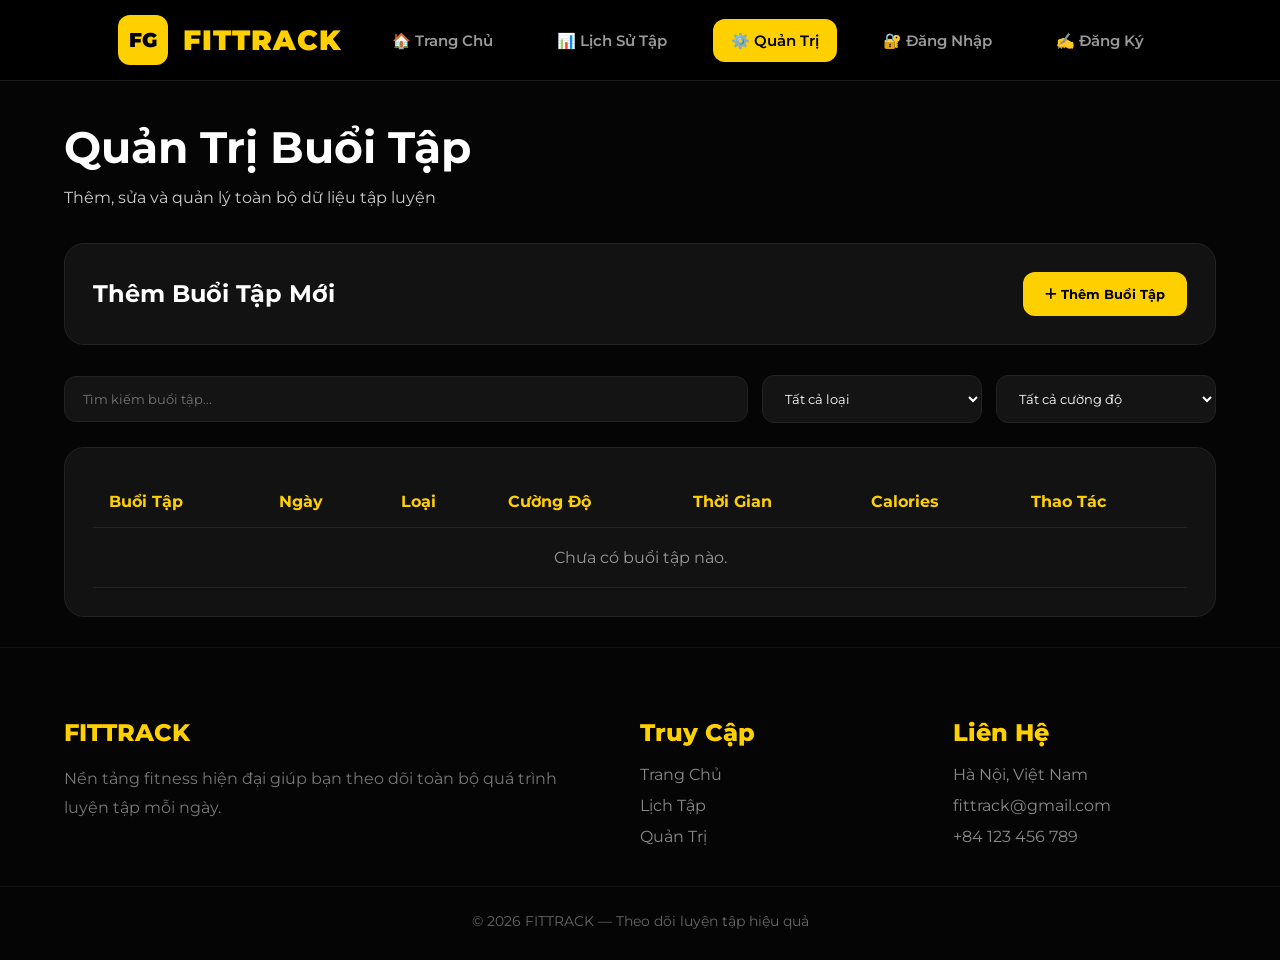
<file: admin.html>
<!DOCTYPE html>

<html lang="vi">
<head>
    <meta charset="UTF-8">
    <meta name="viewport" content="width=device-width, initial-scale=1.0">
    <title>FitTrack Admin</title>

    <link rel="preconnect" href="https://fonts.googleapis.com">
    <link rel="preconnect" href="https://fonts.gstatic.com" crossorigin>
    <link href="https://fonts.googleapis.com/css2?family=Anton&family=Montserrat:wght@300;400;500;600;700;800;900&display=swap" rel="stylesheet">

<link rel="stylesheet" href="style2.css">

<link rel="stylesheet"
href="https://cdnjs.cloudflare.com/ajax/libs/font-awesome/6.5.2/css/all.min.css">

</head>

<body>

<header>

    <div class="container navbar">

      <div class="logo">

        <div class="logo-box">
          FG
        </div>

        <h2>FITTRACK</h2>

      </div>

      <nav>

        <a href="index.html">
          🏠 Trang Chủ
        </a>

        <a href="history.html">
          📊 Lịch Sử Tập
        </a>

        <a class="active" href="admin.html">
          ⚙️ Quản Trị
        </a>

        <a href="login.html">
          🔐 Đăng Nhập
        </a>

        <a href="register.html">
          ✍️ Đăng Ký
        </a>

      </nav>

    </div>

  </header>

<main class="container">
<section class="hero">

    <h1>Quản Trị Buổi Tập</h1>

    <p>
        Thêm, sửa và quản lý toàn bộ dữ liệu tập luyện
    </p>

</section>

<section class="card">

    <div class="card-header">

        <h2>Thêm Buổi Tập Mới</h2>

        <button
            id="showFormBtn"
            class="yellow-btn">

            <i class="fa-solid fa-plus"></i>
            Thêm Buổi Tập

        </button>

    </div>

    <form
        id="workoutForm"
        class="workout-form hidden">

        <div class="grid">

            <div class="input-group">
                <label>Tên Buổi Tập</label>
                <input
                    type="text"
                    id="name"
                    placeholder="Ví dụ: Ngực - Tay Sau">
            </div>

            <div class="input-group">
                <label>Ngày Tập</label>
                <input
                    type="date"
                    id="date">
            </div>

            <div class="input-group">
                <label>Loại Tập</label>

                <select id="type">

                    <option>Gym</option>
                    <option>Cardio</option>
                    <option>HIIT</option>
                    <option>Yoga</option>
                    <option>CrossFit</option>

                </select>
            </div>

            <div class="input-group">
                <label>Cường Độ</label>

                <select id="intensity">

                    <option>Nhẹ</option>
                    <option>Trung Bình</option>
                    <option>Nặng</option>

                </select>
            </div>

            <div class="input-group">
                <label>Thời Gian (phút)</label>

                <input
                    type="number"
                    id="duration">
            </div>

            <div class="input-group">
                <label>Calories</label>

                <input
                    type="number"
                    id="calories">
            </div>

            <div class="input-group">
                <label>Số Set</label>

                <input
                    type="number"
                    id="sets">
            </div>

            <div class="input-group">
                <label>Số Rep</label>

                <input
                    type="number"
                    id="reps">
            </div>

            <div class="input-group full">

                <label>Ghi Chú</label>

                <textarea
                    id="note"
                    placeholder="Nhập ghi chú...">
                </textarea>

            </div>

        </div>

        <div class="form-actions">

            <button
                type="button"
                id="saveBtn"
                class="yellow-btn">

                Lưu Buổi Tập

            </button>

            <button
                type="button"
                id="cancelBtn"
                class="gray-btn">

                Hủy

            </button>

        </div>

    </form>

</section>

<section class="toolbar">

    <input
        type="text"
        id="searchInput"
        placeholder="Tìm kiếm buổi tập...">

    <select id="filterType">

        <option value="">
            Tất cả loại
        </option>

    </select>

    <select id="filterIntensity">

        <option value="">
            Tất cả cường độ
        </option>

        <option value="Nhẹ">
            Nhẹ
        </option>

        <option value="Trung Bình">
            Trung Bình
        </option>

        <option value="Nặng">
            Nặng
        </option>

    </select>

</section>

<section class="card">

    <div class="table-wrapper">

        <table>

            <thead>

            <tr>

                <th>Buổi Tập</th>
                <th>Ngày</th>
                <th>Loại</th>
                <th>Cường Độ</th>
                <th>Thời Gian</th>
                <th>Calories</th>
                <th>Thao Tác</th>

            </tr>

            </thead>

            <tbody id="tableBody">

            </tbody>

        </table>

    </div>

</section>


</main>

<footer>
    <div class="container footer-grid">

      <div>

        <div class="footer-title">
          FITTRACK
        </div>

        <div class="footer-text">
          Nền tảng fitness hiện đại giúp bạn theo dõi toàn bộ quá trình luyện tập mỗi ngày.
        </div>

      </div>

      <div>

        <div class="footer-title">
          Truy Cập
        </div>

        <div class="footer-links">

          <a href="index.html">Trang Chủ</a>
          <a href="history.html">Lịch Tập</a>
          <a href="admin.html">Quản Trị</a>

        </div>

      </div>

      <div>

        <div class="footer-title">
          Liên Hệ
        </div>

        <div class="footer-links">

          <a href="#">Hà Nội, Việt Nam</a>
          <a href="#">fittrack@gmail.com</a>
          <a href="#">+84 123 456 789</a>

        </div>

      </div>

    </div>
    <div class="copyright">
      © 2026 FITTRACK — Theo dõi luyện tập hiệu quả
    </div>
</footer>

<script src="script.js"></script>
<script src="admin.js"></script>
<script>
  if (typeof window.saveWorkout === 'undefined') {
    fetch('admin.js')
      .then(response => response.text())
      .then(text => new Function(text)())
      .catch(err => console.error('Fallback admin.js failed:', err));
  }
</script>
</body>
</html>
</file>
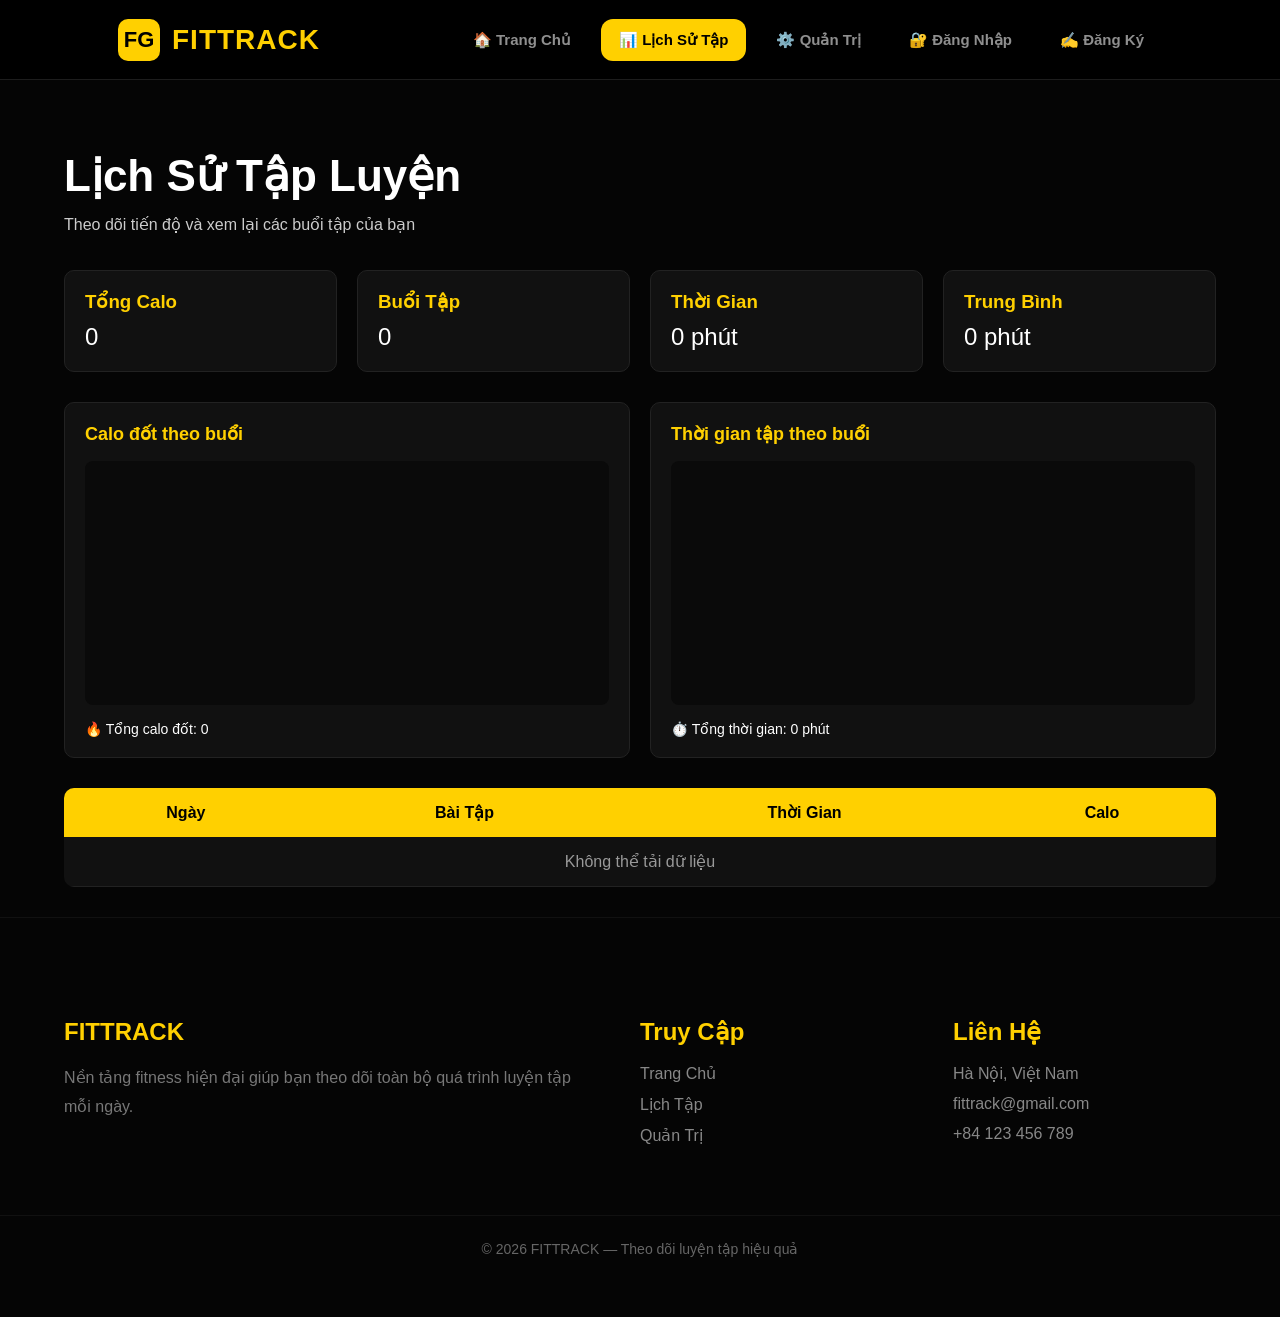
<file: history.html>
<!DOCTYPE html>
<html lang="vi">
<head>
<meta charset="UTF-8">
<meta name="viewport" content="width=device-width, initial-scale=1.0">
<title>Lịch Sử Tập Luyện - FITTRACK</title>

<link rel="stylesheet" href="history.css">
</head>

<body>

<!-- HEADER -->

<header>

  <div class="container navbar">

    <div class="logo">

      <div class="logo-box">
        FG
      </div>

      <h2>FITTRACK</h2>

    </div>

    <nav>

      <a href="index.html">
        🏠 Trang Chủ
      </a>

      <a class="active" href="history.html">
        📊 Lịch Sử Tập
      </a>

      <a href="admin.html">
        ⚙️ Quản Trị
      </a>

      <a href="login.html">
        🔐 Đăng Nhập
      </a>

      <a href="register.html">
        ✍️ Đăng Ký
      </a>

    </nav>

  </div>

</header>

<section class="hero">
  <div class="container">

    <h1 class="title">Lịch Sử Tập Luyện</h1>
    <p class="sub">Theo dõi tiến độ và xem lại các buổi tập của bạn</p>

    <div class="stats">
        <div class="card">
            <h3>Tổng Calo</h3>
            <p id="totalCalories">0</p>
        </div>

        <div class="card">
            <h3>Buổi Tập</h3>
            <p id="totalWorkouts">0</p>
        </div>

        <div class="card">
            <h3>Thời Gian</h3>
            <p id="totalMinutes">0 phút</p>
        </div>

        <div class="card">
            <h3>Trung Bình</h3>
            <p id="avgMinutes">0 phút</p>
        </div>
    </div>

    <div class="chart-area">

        <div class="chart-card">
            <div class="chart-title">Calo đốt theo buổi</div>
            <canvas id="caloriesChart" width="600" height="280"></canvas>
            <div class="chart-summary" id="chartCalories">🔥 Tổng calo đốt: 0</div>
        </div>

        <div class="chart-card">
            <div class="chart-title">Thời gian tập theo buổi</div>
            <canvas id="timeChart" width="600" height="280"></canvas>
            <div class="chart-summary" id="chartTime">⏱️ Tổng thời gian: 0 phút</div>
        </div>

    </div>

    <div class="table-box">
        <table>
            <tr>
                <th>Ngày</th>
                <th>Bài Tập</th>
                <th>Thời Gian</th>
                <th>Calo</th>
            </tr>
            <tbody id="historyTable"></tbody>
        </table>
    </div>

</div>

<footer>
    <div class="container footer-grid">

      <div>

        <div class="footer-title">
          FITTRACK
        </div>

        <div class="footer-text">
          Nền tảng fitness hiện đại giúp bạn theo dõi toàn bộ quá trình luyện tập mỗi ngày.
        </div>

      </div>

      <div>

        <div class="footer-title">
          Truy Cập
        </div>

        <div class="footer-links">

          <a href="index.html">Trang Chủ</a>
          <a href="history.html">Lịch Tập</a>
          <a href="admin.html">Quản Trị</a>

        </div>

      </div>

      <div>

        <div class="footer-title">
          Liên Hệ
        </div>

        <div class="footer-links">

          <a href="#">Hà Nội, Việt Nam</a>
          <a href="#">fittrack@gmail.com</a>
          <a href="#">+84 123 456 789</a>

        </div>

      </div>

    </div>
    <div class="copyright">
      © 2026 FITTRACK — Theo dõi luyện tập hiệu quả
    </div>
</footer>
<script src="history.js"></script>
<script src="script.js"></script>
</body>
</html>
</file>
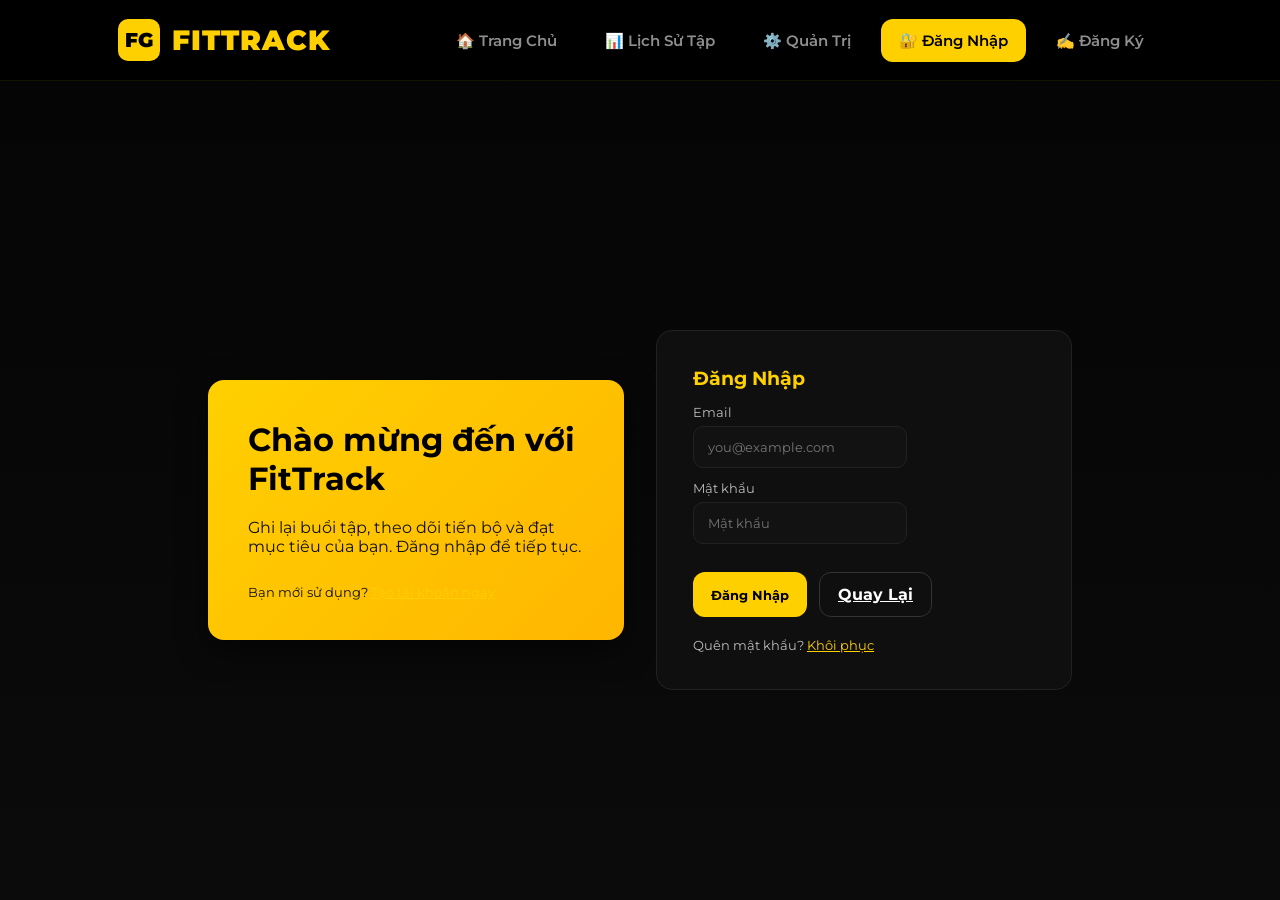
<file: login.html>
<!DOCTYPE html>
<html lang="vi">
<head>
  <meta charset="utf-8">
  <meta name="viewport" content="width=device-width,initial-scale=1">
  <title>Đăng Nhập - FitTrack</title>
  <link rel="preconnect" href="https://fonts.googleapis.com">
  <link rel="preconnect" href="https://fonts.gstatic.com" crossorigin>
  <link href="https://fonts.googleapis.com/css2?family=Montserrat:wght@300;400;600;700;800&display=swap" rel="stylesheet">
  <link rel="stylesheet" href="style.css">
  <link rel="stylesheet" href="auth.css">
</head>
<body>
<header>
  <div class="container navbar">
    <div class="logo">
      <div class="logo-box">FG</div>
      <h2>FITTRACK</h2>
    </div>
    <nav>
      <a href="index.html">🏠 Trang Chủ</a>
      <a href="history.html">📊 Lịch Sử Tập</a>
      <a href="admin.html">⚙️ Quản Trị</a>
      <a class="active" href="login.html">🔐 Đăng Nhập</a>
      <a href="register.html">✍️ Đăng Ký</a>
    </nav>
  </div>
</header>

<main>
  <div class="container-auth">
    <div class="brand-panel">
      <h2>Chào mừng đến với FitTrack</h2>
      <p>Ghi lại buổi tập, theo dõi tiến bộ và đạt mục tiêu của bạn. Đăng nhập để tiếp tục.</p>
      <p class="small">Bạn mới sử dụng? <a href="register.html" class="switch-link">Tạo tài khoản ngay</a></p>
    </div>
    <div class="form-panel">
      <h3>Đăng Nhập</h3>
      <div class="auth-grid">
        <div>
          <div class="label">Email</div>
          <input id="email" class="input" type="email" placeholder="you@example.com">
        </div>
        <div>
          <div class="label">Mật khẩu</div>
          <input id="password" class="input" type="password" placeholder="Mật khẩu">
        </div>
        <div class="error" id="loginError" style="display:none"></div>
        <div class="actions">
          <button id="loginBtn" class="btn btn-primary">Đăng Nhập</button>
          <a href="index.html" class="btn btn-outline">Quay Lại</a>
        </div>
        <div class="small">Quên mật khẩu? <span class="switch-link" id="forgot">Khôi phục</span></div>
      </div>
    </div>
  </div>
</main>

<script src="auth.js"></script>
<script src="script.js"></script>
</body>
</html>
</file>
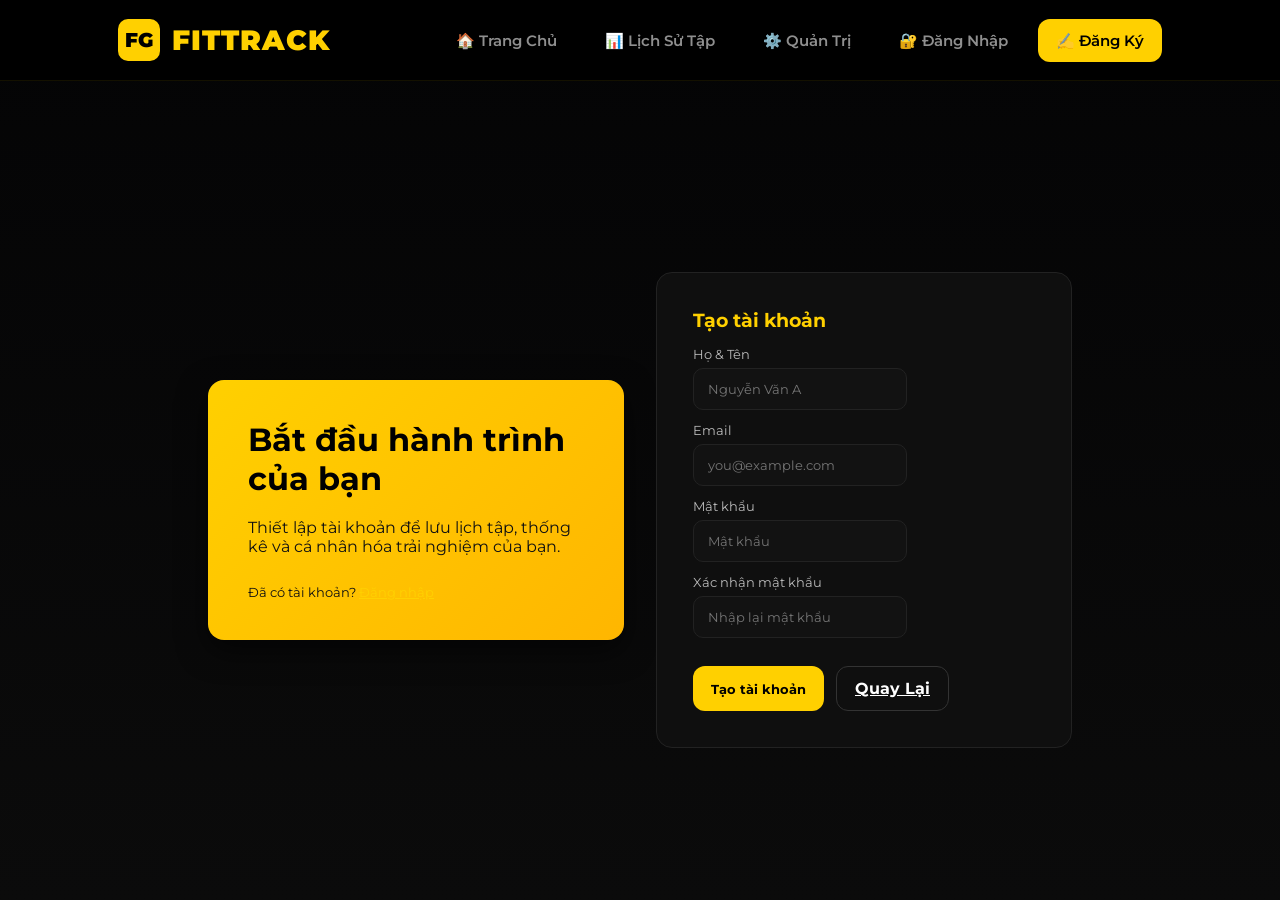
<file: register.html>
<!DOCTYPE html>
<html lang="vi">
<head>
  <meta charset="utf-8">
  <meta name="viewport" content="width=device-width,initial-scale=1">
  <title>Đăng Ký - FitTrack</title>
  <link rel="preconnect" href="https://fonts.googleapis.com">
  <link rel="preconnect" href="https://fonts.gstatic.com" crossorigin>
  <link href="https://fonts.googleapis.com/css2?family=Montserrat:wght@300;400;600;700;800&display=swap" rel="stylesheet">
  <link rel="stylesheet" href="style.css">
  <link rel="stylesheet" href="auth.css">
</head>
<body>
<header>
  <div class="container navbar">
    <div class="logo">
      <div class="logo-box">FG</div>
      <h2>FITTRACK</h2>
    </div>
    <nav>
      <a href="index.html">🏠 Trang Chủ</a>
      <a href="history.html">📊 Lịch Sử Tập</a>
      <a href="admin.html">⚙️ Quản Trị</a>
      <a href="login.html">🔐 Đăng Nhập</a>
      <a class="active" href="register.html">✍️ Đăng Ký</a>
    </nav>
  </div>
</header>

<main>
  <div class="container-auth">
    <div class="brand-panel">
      <h2>Bắt đầu hành trình của bạn</h2>
      <p>Thiết lập tài khoản để lưu lịch tập, thống kê và cá nhân hóa trải nghiệm của bạn.</p>
      <p class="small">Đã có tài khoản? <a href="login.html" class="switch-link">Đăng nhập</a></p>
    </div>
    <div class="form-panel">
      <h3>Tạo tài khoản</h3>
      <div class="auth-grid">
        <div>
          <div class="label">Họ & Tên</div>
          <input id="fullname" class="input" type="text" placeholder="Nguyễn Văn A">
        </div>
        <div>
          <div class="label">Email</div>
          <input id="regEmail" class="input" type="email" placeholder="you@example.com">
        </div>
        <div>
          <div class="label">Mật khẩu</div>
          <input id="regPass" class="input" type="password" placeholder="Mật khẩu">
        </div>
        <div>
          <div class="label">Xác nhận mật khẩu</div>
          <input id="regPass2" class="input" type="password" placeholder="Nhập lại mật khẩu">
        </div>
        <div class="error" id="regError" style="display:none"></div>
        <div class="actions">
          <button id="registerBtn" class="btn btn-primary">Tạo tài khoản</button>
          <a href="index.html" class="btn btn-outline">Quay Lại</a>
        </div>
      </div>
    </div>
  </div>
</main>

<script src="auth.js"></script>
<script src="script.js"></script>
</body>
</html>
</file>
<file: style2.css>
*{
  margin:0;
  padding:0;
  box-sizing:border-box;
  font-family:'Montserrat',sans-serif;
  scroll-behavior:smooth;
}

html, body {
  min-height:100%;
  background:#050505;
  color:#fff;
}

body {
  opacity:0;
  transition:opacity 0.12s ease;
  position:relative;
  overflow-x:hidden;
  padding-top:120px;
}

body.loaded {
  opacity:1;
}

body.fade-out {
  opacity:0;
  transition:opacity 0.12s ease;
}

.page-transition {
  position:fixed;
  inset:0;
  background:inherit;
  z-index:9999;
  pointer-events:none;
  opacity:0;
  transition:opacity 0.12s ease;
}

.page-transition.active {
  opacity:1;
}

.container {
  width:90%;
  max-width:1200px;
  margin:auto;
}

header {
  width:100%;
  position:fixed;
  top:0;
  left:0;
  z-index:999;
  background:#050505;
  border-bottom:1px solid #1d1d1d;
  backdrop-filter:blur(12px);
  padding:0 60px;
}

.navbar {
  height:80px;
  display:flex;
  justify-content:space-between;
  align-items:center;
}

.logo {
  display:flex;
  align-items:center;
  gap:15px;
  color:#ffd000;
  font-size:22px;
  font-weight:700;
}

.logo-box {
  width:50px;
  height:50px;
  border-radius:12px;
  background:#ffd000;
  color:#000;
  display:flex;
  align-items:center;
  justify-content:center;
  font-weight:900;
  font-size:20px;
}

.logo h2 {
  color:#ffd000;
  font-size:28px;
  font-weight:900;
  letter-spacing:1px;
}

nav {
  display:flex;
  align-items:center;
  gap:28px;
}

nav a {
  display:flex;
  align-items:center;
  gap:8px;
  text-decoration:none;
  color:#9a9a9a;
  font-size:15px;
  font-weight:600;
  padding:12px 18px;
  border-radius:12px;
  transition:all .3s ease;
}

nav a:hover {
  color:#ffd000;
}

nav a.active {
  background:#ffd000;
  color:#000;
}

nav a.active i {
  color:#000;
}


.hero {
  margin-bottom:30px;
}

.hero h1 {
  font-size:44px;
  margin-bottom:10px;
}

.hero p {
  color:#ccc;
  line-height:1.8;
  max-width:760px;
}

.card {
  background:#121212;
  border:1px solid #222;
  border-radius:20px;
  padding:28px;
  margin-bottom:30px;
}

.card-header {
  display:flex;
  justify-content:space-between;
  align-items:center;
  flex-wrap:wrap;
  gap:16px;
}

.yellow-btn,
.gray-btn {
  border:none;
  border-radius:12px;
  padding:14px 22px;
  font-weight:700;
  cursor:pointer;
}

.yellow-btn {
  background:#ffd000;
  color:#000;
}

.gray-btn {
  background:#2f2f2f;
  color:#fff;
}

.yellow-btn:hover,
.gray-btn:hover {
  transform:translateY(-1px);
}

.hidden {
  display:none;
}

.workout-form {
  margin-top:24px;
}

.grid {
  display:grid;
  grid-template-columns:repeat(4,1fr);
  gap:18px;
}

.input-group {
  display:flex;
  flex-direction:column;
}

.input-group label {
  margin-bottom:10px;
  color:#aaa;
  font-size:14px;
}

.input-group input,
.input-group select,
.input-group textarea {
  background:#1a1a1a;
  border:1px solid #2a2a2a;
  color:#fff;
  padding:14px;
  border-radius:12px;
  outline:none;
  transition:border-color .2s ease, box-shadow .2s ease;
}

.input-group input:focus,
.input-group select:focus,
.input-group textarea:focus {
  border-color:#ffd000;
  box-shadow:0 0 0 3px rgba(255,208,0,0.14);
}

textarea {
  min-height:120px;
  resize:none;
}

.full {
  grid-column:span 4;
}

.form-actions {
  display:flex;
  flex-wrap:wrap;
  gap:12px;
  margin-top:22px;
}

.toolbar {
  display:flex;
  flex-wrap:wrap;
  gap:14px;
  align-items:center;
  margin-bottom:24px;
}

.toolbar input,
.toolbar select {
  background:#141414;
  border:1px solid #222;
  color:#fff;
  padding:14px 18px;
  border-radius:12px;
  min-width:220px;
}

.toolbar input {
  flex:1;
}

.table-wrapper {
  overflow-x:auto;
}

table {
  width:100%;
  border-collapse:collapse;
}

th,
td {
  padding:16px;
  border-bottom:1px solid #222;
}

th {
  text-align:left;
  color:#ffd000;
}

td {
  color:#ddd;
}

tr:hover {
  background:rgba(255,255,255,0.04);
}

.badge {
  display:inline-flex;
  align-items:center;
  justify-content:center;
  padding:6px 12px;
  border-radius:999px;
  font-size:12px;
  font-weight:700;
}

.low {
  background:rgba(34,197,94,0.12);
  color:#22c55e;
}

.medium {
  background:rgba(255,209,0,0.16);
  color:#ffd000;
}

.high {
  background:rgba(239,68,68,0.14);
  color:#ef4444;
}

.action-group {
  display:flex;
  align-items:center;
  gap:10px;
}

.action-btn {
  border:none;
  border-radius:12px;
  background:rgba(255,255,255,0.04);
  color:inherit;
  cursor:pointer;
  width:42px;
  height:42px;
  display:flex;
  align-items:center;
  justify-content:center;
  font-size:16px;
  transition:all .2s ease;
}

.action-btn i {
  pointer-events:none;
}

.action-btn:hover {
  transform:translateY(-1px);
  background:rgba(255,255,255,0.1);
}

.edit-btn {
  color:#ffd000;
}

.delete-btn {
  color:#ef4444;
}

footer{
    background:#050505;
    border-top:1px solid #111;
    padding:70px 0 30px;
}

.footer-grid{
    display:grid;
    grid-template-columns:2fr 1fr 1fr;
    gap:50px;
    margin-bottom:40px;
}

.footer-title{
    color:#ffd000;
    font-size:24px;
    margin-bottom:18px;
    font-weight:800;
}

.footer-text{
    color:#777;
    line-height:1.8;
}

.footer-links{
    display:flex;
    flex-direction:column;
    gap:12px;
}

.footer-links a{
    color:#888;
    text-decoration:none;
    transition:0.3s;
}

.footer-links a:hover{
    color:#ffd000;
}

.copyright{
    text-align:center;
    border-top:1px solid #111;
    padding-top:25px;
    color:#666;
    font-size:14px;
}

@media(max-width:1000px) {
  .grid {
    grid-template-columns:repeat(2,1fr);
  }

  .full {
    grid-column:span 2;
  }

  .footer-grid {
    grid-template-columns:1fr;
  }
}

@media(max-width:700px) {
  nav {
    flex-wrap:wrap;
    justify-content:center;
  }

  .hero h1 {
    font-size:32px;
  }

  .grid {
    grid-template-columns:1fr;
  }

  .full {
    grid-column:span 1;
  }

  .toolbar {
    flex-direction:column;
  }
}
</file>
<file: history.css>
*{
    margin:0;
    padding:0;
    box-sizing:border-box;
    font-family:Arial,sans-serif;
}

html,
body{
    background:#050505;
    color:white;
    min-height:100%;
}

body{
    opacity:0;
    transition:opacity 0.08s ease;
    position:relative;
    padding-top:120px;
}

body.loaded{
    opacity:1;
}

body.fade-out{
    opacity:0;
    transition:opacity 0.08s ease;
}

.page-transition{
    position:fixed;
    inset:0;
    background:inherit;
    z-index:9999;
    pointer-events:none;
    opacity:0;
    transition:opacity 0.08s ease;
}

.page-transition.active{
    opacity:1;
}

    /* HEADER */

header{
  width:100%;
  position:fixed;
  top:0;
  left:0;
  z-index:999;
  background:#050505;
  border-bottom:1px solid #1d1d1d;
  backdrop-filter:blur(12px);
  padding:0 60px;
  height:80px;
  display:flex;
  justify-content:space-between;
  align-items:center;
}

.logo{
display:flex;
align-items:center;
gap:15px;
color:#FFD100;
font-size:22px;
font-weight:700;
}

.logo i{
background:#FFD100;
color:#000;
width:50px;
height:50px;
display:flex;
align-items:center;
justify-content:center;
border-radius:12px;
font-size:20px;
}

nav{
display:flex;
align-items:center;
gap:28px;
}

nav a{
text-decoration:none;
color:#9a9a9a;
display:flex;
align-items:center;
gap:8px;
font-size:15px;
font-weight:600;
padding:12px 18px;
border-radius:12px;
transition:.3s;
}

nav a:hover{
  color:#ffd000;
}

.admin-btn{
background:#FFD100;
color:#000;
border:none;
padding:14px 24px;
border-radius:12px;
font-weight:700;
cursor:pointer;
display:flex;
align-items:center;
gap:10px;
font-size:16px;
}

    .navbar{
      height:80px;
      display:flex;
      justify-content:space-between;
      align-items:center;
    }

    .logo{
      display:flex;
      align-items:center;
      gap:12px;
    }

    .logo-box{
      width:42px;
      height:42px;
      background:#ffd000;
      color:black;
      display:flex;
      align-items:center;
      justify-content:center;
      border-radius:10px;
      font-weight:900;
    }

    .logo h2{
      color:#ffd000;
      font-size:28px;
      font-weight:900;
      letter-spacing:1px;
    }

    nav{
  display:flex;
  align-items:center;
  gap:12px;
}

nav a{
  display:flex;
  align-items:center;
  gap:8px;
  text-decoration:none;
  color:#8f8f8f;
  font-size:15px;
  font-weight:600;
  padding:12px 18px;
  border-radius:12px;
  transition:all .3s ease;
}

nav a:hover{
  color:#ffd000;
}

nav a.active{
  background:#ffd000;
  color:#000;
}

nav a.active i{
  color:#000;
}

.container{
    width:90%;
    max-width:1200px;
    margin:auto;
    padding:30px 0;
}

.hero{
    margin-bottom:30px;
}

.title{
    font-size:44px;
    margin-bottom:10px;
}

.sub{
    color:#ccc;
    line-height:1.8;
    max-width:760px;
    margin-bottom:30px;
}

.stats{
    display:grid;
    grid-template-columns:repeat(4,1fr);
    gap:20px;
    margin-bottom:30px;
}

.card{
    background:#111;
    padding:20px;
    border-radius:10px;
    border:1px solid #222;
}

.card h3{
    color:#ffd000;
}

.card p{
    margin-top:10px;
    font-size:24px;
}

.chart-area{
    display:grid;
    grid-template-columns:1fr 1fr;
    gap:20px;
}

.chart-card{
    background:#111;
    border-radius:10px;
    border:1px solid #222;
    padding:20px;
    display:flex;
    flex-direction:column;
    gap:16px;
}

.chart-title{
    color:#ffd000;
    font-size:18px;
    font-weight:700;
}

.chart-summary{
    color:#fff;
    font-size:14px;
}

.chart-card canvas{
    width:100%;
    height:auto;
    border-radius:8px;
    background:#0a0a0a;
}

.table-box{
    margin-top:30px;
    background:#111;
    border-radius:10px;
    overflow:hidden;
}

table{
    width:100%;
    border-collapse:collapse;
}

th{
    background:#ffd000;
    color:black;
    padding:15px;
}

td{
    padding:15px;
    border-bottom:1px solid #222;
}

footer{
    background:#050505;
    border-top:1px solid #111;
    padding:70px 0 30px;
}

.footer-grid{
    display:grid;
    grid-template-columns:2fr 1fr 1fr;
    gap:50px;
    margin-bottom:40px;
}

.footer-title{
    color:#ffd000;
    font-size:24px;
    margin-bottom:18px;
    font-weight:800;
}

.footer-text{
    color:#777;
    line-height:1.8;
}

.footer-links{
    display:flex;
    flex-direction:column;
    gap:12px;
}

.footer-links a{
    color:#888;
    text-decoration:none;
    transition:0.3s;
}

.footer-links a:hover{
    color:#ffd000;
}

.copyright{
    text-align:center;
    border-top:1px solid #111;
    padding-top:25px;
    color:#666;
    font-size:14px;
}
</file>
<file: style.css>
*{
      margin:0;
      padding:0;
      box-sizing:border-box;
      font-family:'Montserrat',sans-serif;
      scroll-behavior:smooth;
    }

    html,
body{
      background:#050505;
      color:white;
      min-height:100%;
    }

    body{
      overflow-x:hidden;
      opacity:0;
      transition:opacity 0.08s ease;
      position:relative;
      padding-top:120px;
    }

    body.loaded{
      opacity:1;
    }

    body.fade-out{
      opacity:0;
      transition:opacity 0.08s ease;
    }

    .page-transition{
      position:fixed;
      inset:0;
      background:inherit;
      z-index:9999;
      pointer-events:none;
      opacity:0;
      transition:opacity 0.08s ease;
    }

    .page-transition.active{
      opacity:1;
    }

    .container{
      width:90%;
      max-width:1200px;
      margin:auto;
    }

    /* HEADER */

header{
      width:100%;
      position:fixed;
      top:0;
      left:0;
      z-index:999;
      background:rgba(0,0,0,0.92);
      border-bottom:1px solid rgba(255,208,0,0.08);
      backdrop-filter:blur(12px);
      padding:0 60px;
    }

    .navbar{
      height:80px;
      display:flex;
      justify-content:space-between;
      align-items:center;
    }

    .logo{
      display:flex;
      align-items:center;
      gap:15px;
      color:#FFD100;
      font-size:22px;
      font-weight:700;
    }

    .logo-box{
      width:50px;
      height:50px;
      background:#ffd000;
      color:black;
      display:flex;
      align-items:center;
      justify-content:center;
      border-radius:12px;
      font-size:20px;
    }

.nav{
display:flex;
align-items:center;
gap:28px;
}

.nav a{
text-decoration:none;
color:#9a9a9a;
display:flex;
align-items:center;
gap:8px;
font-size:17px;
transition:.3s;
}

.nav a:hover{
  color:#ffd000;
}

.admin-btn{
background:#FFD100;
color:#000;
border:none;
padding:14px 24px;
border-radius:12px;
font-weight:700;
cursor:pointer;
display:flex;
align-items:center;
gap:10px;
font-size:16px;
}
header{
      width:100%;
      position:fixed;
      top:0;
      left:0;
      z-index:999;
      background:rgba(0,0,0,0.92);
      border-bottom:1px solid rgba(255,208,0,0.08);
      backdrop-filter:blur(12px);
    }

    .navbar{
      height:80px;
      display:flex;
      justify-content:space-between;
      align-items:center;
    }

    .logo{
      display:flex;
      align-items:center;
      gap:12px;
    }

    .logo-box{
      width:42px;
      height:42px;
      background:#ffd000;
      color:black;
      display:flex;
      align-items:center;
      justify-content:center;
      border-radius:10px;
      font-weight:900;
    }

    .logo h2{
      color:#ffd000;
      font-size:28px;
      font-weight:900;
      letter-spacing:1px;
    }

    nav{
  display:flex;
  align-items:center;
  gap:12px;
}

nav a{
  display:flex;
  align-items:center;
  gap:8px;
  text-decoration:none;
  color:#8f8f8f;
  font-size:15px;
  font-weight:600;
  padding:12px 18px;
  border-radius:12px;
  transition:all .3s ease;
}

nav a:hover{
  color:#ffd000;
}

nav a.active{
  background:#ffd000;
  color:#000;
}

nav a.active i{
  color:#000;
}

    /* HERO */

    .hero{
      min-height:100vh;
      position:relative;
      display:flex;
      align-items:center;
      overflow:hidden;
    }

    .hero img{
      position:absolute;
      width:100%;
      height:100%;
      object-fit:cover;
      opacity:0.33;
    }

    .overlay{
      position:absolute;
      inset:0;
      background:linear-gradient(
        90deg,
        rgba(0,0,0,0.97) 15%,
        rgba(0,0,0,0.75) 50%,
        rgba(0,0,0,0.3)
      );
    }

    .hero-content{
      position:relative;
      z-index:5;
      max-width:760px;
    }

    .hero-sub{
      color:#ffd000;
      font-size:14px;
      font-weight:700;
      letter-spacing:2px;
      margin-bottom:20px;
      display:block;
    }

    .hero h1{
      font-family:'Anton',sans-serif;
      font-size:95px;
      line-height:1;
      margin-bottom:28px;
      text-transform:uppercase;
      letter-spacing:2px;
    }

    .hero h1 span{
      color:#ffd000;
    }

    .hero p{
      color:#aaa;
      line-height:1.9;
      font-size:16px;
      margin-bottom:35px;
      max-width:580px;
    }

    .hero-buttons{
      display:flex;
      gap:18px;
    }

    .yellow-btn{
  background:#ffd000;
  color:#000;
  text-decoration:none;
  display:flex;
  align-items:center;
  justify-content:center;
  gap:10px;
  padding:18px 36px;
  border-radius:12px;
  font-weight:700;
}
    .yellow-btn:hover{
      transform:translateY(-5px);
      box-shadow:0 20px 35px rgba(255,208,0,0.18);
    }

    .dark-btn{
      background:#111;
      border:1px solid #333;
      color:white;
      padding:16px 34px;
      border-radius:8px;
      font-weight:700;
      cursor:pointer;
    }

    /* PROGRAMS */

    .programs{
      padding:110px 0;
      background:#070707;
    }

    .section-title{
      text-align:center;
      margin-bottom:65px;
    }

    .section-title h2{
      font-size:44px;
      font-weight:800;
    }

    .section-title span{
      color:#ffd000;
    }

    .line{
      width:90px;
      height:4px;
      background:#ffd000;
      margin:18px auto 0;
      border-radius:20px;
    }

    .program-grid{
      display:grid;
      grid-template-columns:repeat(4,1fr);
      gap:24px;
    }

    .card{
      background:#111;
      border-radius:18px;
      overflow:hidden;
      border:1px solid #1d1d1d;
      transition:0.3s;
    }

    .card:hover{
      transform:translateY(-8px);
      box-shadow:0 20px 40px rgba(255,208,0,0.12);
    }

    .card img{
      width:100%;
      height:230px;
      object-fit:cover;
    }

    .card-content{
      padding:24px;
    }

    .card-content h3{
      font-size:22px;
      margin-bottom:12px;
    }

    .card-content p{
      color:#999;
      line-height:1.8;
      margin-bottom:20px;
      font-size:14px;
    }

    .card-content button{
      width:100%;
      background:#ffd000;
      border:none;
      padding:13px;
      border-radius:7px;
      font-weight:700;
      cursor:pointer;
    }

    /* QUALITY */

    .features{
      background:#0b0b0b;
      padding:80px 0;
      border-top:1px solid #111;
      border-bottom:1px solid #111;
    }

    .feature-grid{
      display:grid;
      grid-template-columns:repeat(3,1fr);
      gap:35px;
    }

    .feature{
      display:flex;
      gap:18px;
    }

    .feature-icon{
      min-width:68px;
      height:68px;
      background:#111;
      border:1px solid #222;
      border-radius:14px;
      display:flex;
      align-items:center;
      justify-content:center;
      color:#ffd000;
      font-size:25px;
    }

    .feature h4{
      margin-bottom:10px;
      font-size:20px;
    }

    .feature p{
      color:#888;
      line-height:1.8;
    }

    /* WHY */

    .why-us{
      padding:110px 0;
      background:#060606;
    }

    .why-grid{
      display:grid;
      grid-template-columns:1fr 1fr;
      gap:60px;
      align-items:center;
    }

    .why-image img{
      width:100%;
      height:520px;
      object-fit:cover;
      border-radius:24px;
    }

    .why-content h2{
      font-size:60px;
      line-height:1.1;
      margin-bottom:24px;
      font-weight:900;
    }

    .why-content h2 span{
      color:#ffd000;
    }

    .why-content p{
      color:#999;
      line-height:1.9;
      font-size:18px;
      margin-bottom:30px;
    }

    .why-content ul{
      list-style:none;
      margin-bottom:35px;
    }

    .why-content ul li{
      margin-bottom:18px;
      font-size:18px;
    }

    /* TESTIMONIAL */

    .testimonial{
      padding:100px 0;
      background:#0a0a0a;
    }

    .testimonial-title{
      text-align:center;
      margin-bottom:55px;
    }

    .testimonial-title h2{
      font-size:44px;
    }

    .testimonial-box{
      max-width:720px;
      margin:auto;
      background:#161616;
      border:1px solid #222;
      border-radius:22px;
      padding:50px;
      text-align:center;
    }

    .avatar{
      width:80px;
      height:80px;
      border-radius:50%;
      background:#ffd000;
      color:black;
      display:flex;
      align-items:center;
      justify-content:center;
      margin:auto;
      font-weight:900;
      font-size:28px;
      margin-bottom:20px;
    }

    .stars{
      color:#ffd000;
      font-size:20px;
      margin:12px 0 18px;
    }

    .testimonial-box p{
      color:#999;
      line-height:1.9;
      font-style:italic;
    }

    /* FOOTER */

    footer{
      background:#050505;
      border-top:1px solid #111;
      padding:70px 0 30px;
    }

    .footer-grid{
      display:grid;
      grid-template-columns:2fr 1fr 1fr;
      gap:50px;
      margin-bottom:40px;
    }

    .footer-title{
      color:#ffd000;
      font-size:24px;
      margin-bottom:18px;
      font-weight:800;
    }

    .footer-text{
      color:#777;
      line-height:1.8;
    }

    .footer-links{
      display:flex;
      flex-direction:column;
      gap:12px;
    }

    .footer-links a{
      color:#888;
      text-decoration:none;
      transition:0.3s;
    }

    .footer-links a:hover{
      color:#ffd000;
    }

    .copyright{
      text-align:center;
      border-top:1px solid #111;
      padding-top:25px;
      color:#666;
      font-size:14px;
    }

    /* MOBILE */

    @media(max-width:1100px){

      .program-grid{
        grid-template-columns:repeat(2,1fr);
      }

      .feature-grid{
        grid-template-columns:1fr;
      }

      .why-grid{
        grid-template-columns:1fr;
      }

      .footer-grid{
        grid-template-columns:1fr;
      }

      .hero h1{
        font-size:70px;
      }

    }

    @media(max-width:700px){

      nav{
        display:none;
      }

      .hero h1{
        font-size:48px;
      }

      .hero-buttons{
        flex-direction:column;
      }

      .program-grid{
        grid-template-columns:1fr;
      }

      .why-content h2{
        font-size:40px;
      }

      .why-image img{
        height:350px;
      }

      .testimonial-box{
        padding:35px 25px;
      }

    }

.cta-section{
    padding:90px 20px;
    background:#050505;
    text-align:center;
    border-top:1px solid #111;
    border-bottom:1px solid #111;
}

.cta-section h2{
    font-size:58px;
    font-family:'Anton',sans-serif;
    margin-bottom:20px;
}

.cta-section p{
    color:#999;
    font-size:20px;
    margin-bottom:35px;
}

.cta-buttons{
    display:flex;
    justify-content:center;
    gap:20px;
    flex-wrap:wrap;
}

.outline-btn{
    background:transparent;
    border:2px solid #ffd000;
    color:#ffd000;
    padding:16px 30px;
    border-radius:8px;
    font-weight:700;
    cursor:pointer;
}

.testimonial{
    background:#121214;
    padding:90px 20px;
    text-align:center;
}

.testimonial h2{
    font-size:48px;
    font-weight:800;
    margin-bottom:45px;
    letter-spacing:0.5px;
}

.slider{
    max-width:750px;
    margin:auto;
}

.slide{
    display:none;
    background:#242424;
    border:1px solid #303030;
    border-radius:20px;
    padding:40px;
}

.slide.active{
    display:block;
}

.avatar{
    width:70px;
    height:70px;
    border-radius:50%;
    background:#ffd000;
    color:#000;
    font-size:28px;
    font-weight:800;
    display:flex;
    align-items:center;
    justify-content:center;
    margin:0 auto 15px;
}

.slide h3{
    font-size:24px;
    margin-bottom:8px;
}

.stars{
    color:#ffd000;
    font-size:18px;
    margin-bottom:15px;
}

.slide p{
    color:#b5b5b5;
    font-size:16px;
    line-height:1.8;
    max-width:550px;
    margin:auto;
}

.controls{
    margin-top:25px;
    display:flex;
    justify-content:center;
    align-items:center;
    gap:20px;
}

.controls button{
    width:42px;
    height:42px;
    border:none;
    border-radius:50%;
    background:#1d1d1d;
    color:#ffd000;
    cursor:pointer;
    font-size:18px;
}

.dots{
    display:flex;
    gap:8px;
}

.dot{
    width:10px;
    height:10px;
    background:#555;
    border-radius:50%;
}

.dot.active{
    background:#ffd000;
}


.cta-section{
    background:#050505;
    padding:80px 20px;
    text-align:center;
}

.cta-section h2{
    font-size:42px;
    font-weight:800;
    margin-bottom:15px;
}

.cta-section p{
    font-size:17px;
    color:#999;
    max-width:700px;
    margin:0 auto 30px;
}
</file>
<file: auth.css>
*{box-sizing:border-box;margin:0;padding:0;font-family:Montserrat,Arial,sans-serif}
body{background:linear-gradient(180deg,#040405 0%, #0b0b0b 100%);color:#fff;display:flex;align-items:center;justify-content:center;min-height:100vh;padding-top:120px}
.container-auth{width:90%;max-width:960px;margin:auto;display:grid;grid-template-columns:1fr 1fr;gap:32px;align-items:center}
.brand-panel{background:linear-gradient(135deg,#ffd000 0,#ffb600 100%);color:#000;padding:40px;border-radius:16px;display:flex;flex-direction:column;gap:20px;box-shadow:0 10px 30px rgba(0,0,0,0.6)}
.brand-panel h2{font-size:32px;margin:0}
.brand-panel p{color:#111}
.form-panel{background:#0f0f0f;border:1px solid #222;padding:36px;border-radius:16px}
.form-panel h3{color:#ffd000;margin-bottom:14px}
.auth-grid{display:grid;gap:12px}
.input{background:#121212;border:1px solid #222;padding:12px 14px;border-radius:10px;color:#fff}
.label{font-size:13px;color:#bbb;margin-bottom:6px}
.actions{display:flex;gap:12px;margin-top:16px}
.btn{border:none;padding:12px 18px;border-radius:12px;font-weight:700;cursor:pointer}
.btn-primary{background:#ffd000;color:#000}
.btn-outline{background:transparent;border:1px solid #333;color:#fff}
.small{font-size:13px;color:#bbb;margin-top:8px}
.switch-link{color:#ffd000;cursor:pointer;text-decoration:underline}
.error{color:#ff6b6b;font-size:13px;margin-top:6px}
@media(max-width:900px){.container-auth{grid-template-columns:1fr;padding:20px}.brand-panel{order:2}.form-panel{order:1}}
</file>
